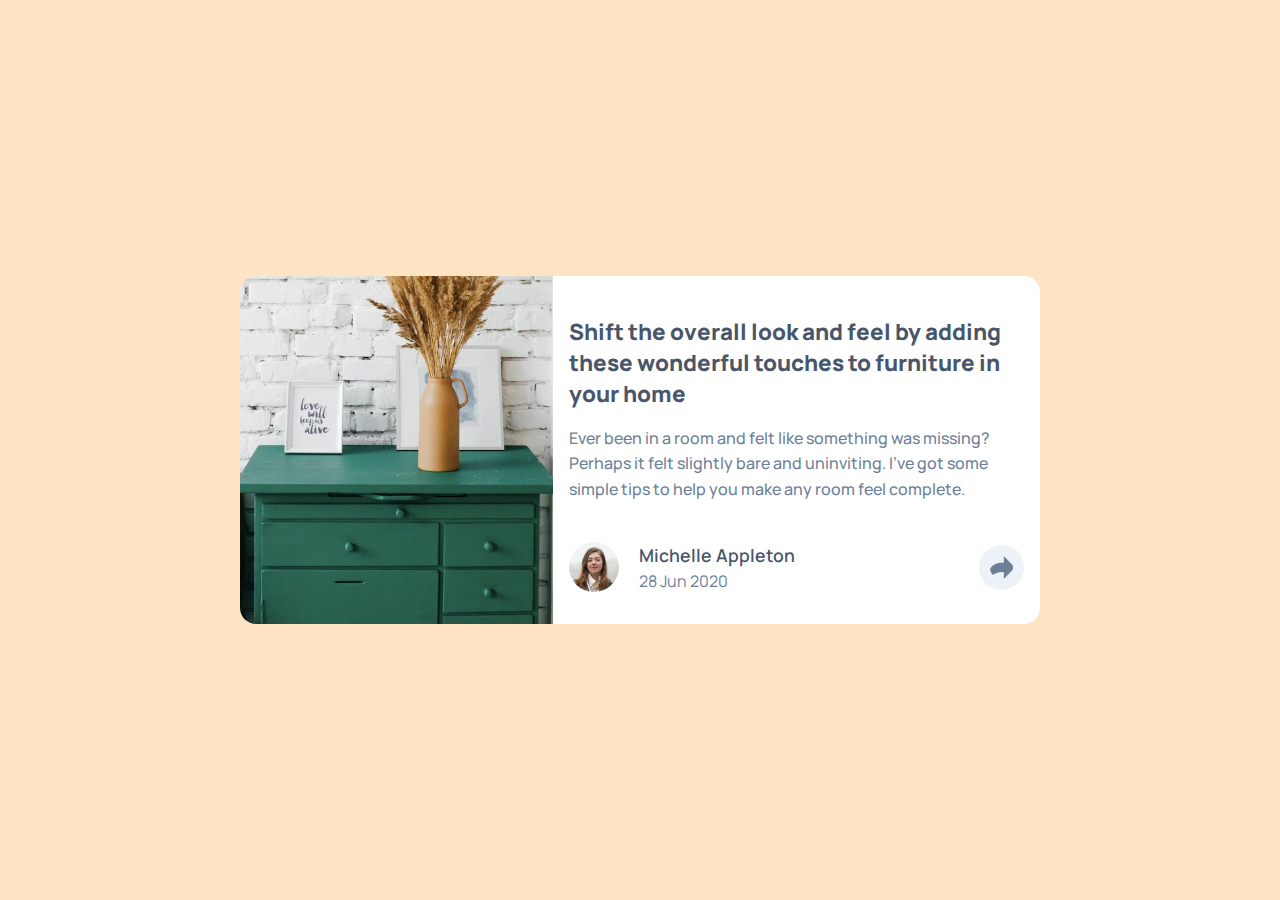
<file: article-preview/index.html>
<!DOCTYPE html>
<html lang="en">

<head>
  <meta charset="UTF-8">
  <meta name="viewport" content="width=device-width, initial-scale=1.0">

  <link href="https://fonts.googleapis.com/css2?family=Manrope:wght@400;500;600;700&display=swap" rel="stylesheet">
  <link rel="icon" type="image/png" sizes="32x32" href="./images/favicon-32x32.png">
  <link rel="stylesheet" href="style.css">

  <title>Article preview component</title>

</head>

<body>
  <div class="container">
    <div class="card">
      <!-- Image -->
      <div class="img">
        <img src="./images/drawers.jpg" alt="drawers">
      </div>

      <!-- Content -->
      <div class="content">
        <div class="inner-text">
          <!-- card Content -->
          <h1>Shift the overall look and feel by adding these wonderful touches to furniture in your home</h1>
          <p>Ever been in a room and felt like something was missing?
            Perhaps it felt slightly bare and uninviting. I've got some
            simple tips to help you make any room feel complete.
          </p>

          <!-- Profile Section -->
          <div class="profile">
            <div class="profile-content">
              <!-- Profile Image -->
              <img src="./images/avatar-michelle.jpg" alt="avatar-michelle">
              <!-- Profile info -->
              <div class="info">
                <h3>Michelle Appleton</h3>
                <span>28 Jun 2020</span>
              </div>
            </div>

            <!-- Share Button -->
            <button class="share-icon">
              <img src="./images/icon-share.svg" alt="icon-share">
            </button>
          </div>

        </div>

        <!-- Outsider - share links list -->
         <div class="social-links">
          <div class="d-flex">
            <span>share</span>
            
            <div class="links">
              <li><img src="./images/icon-facebook.svg" alt="facebook icon"></li>
              <li><img src="./images/icon-pinterest.svg" alt="pinterest icon"></li>
              <li><img src="./images/icon-twitter.svg" alt="twitter icon"></li>
            </div>
          </div>
          <div class="arrow"></div>
         </div>
      </div>
    </div>
  </div>
  <!-- <div class="card">
    <div class="card-img">
      <img src="./images/drawers.jpg" alt="drawers" width="285" height="282">
    </div>

    <div class="card-content">
      <h2>Shift the overall look and feel by adding these wonderful touches to furniture in your home</h2>
      <p>
        Ever been in a room and felt like something was missing?
        Perhaps it felt slightly bare and uninviting. I've got some
        simple tips to help you make any room feel complete.
      </p>
      <div class="author">
        <div class="author-container">
          <img src="./images/avatar-michelle.jpg" alt="Michelle Appleton" width="35" height="35" class="rounded">
          <div class="author-info">
            <h4>Michelle Appleton</h4>
            <p>28 Jun 2020</p>
          </div>
        </div>
        <div class="share-container">
          <button class="share-btn" id="share-btn">
            <i class="fa-solid fa-share"></i>
          </button>
          <div class="tooltiptext">
            <span>share</span>
            <i class="fa-brands fa-square-facebook"></i>
            <i class="fa-brands fa-twitter"></i>
            <i class="fa-brands fa-pinterest"></i>
            <div class="arrow"></div>
          </div>
        </div>
      </div>
    </div>
  </div> -->

  <script>
    const btn = document.querySelector('.share-icon')
    const socialLinks = document.querySelector('.social-links')

    btn.addEventListener('click', () => {
      socialLinks.classList.toggle('active')

      if(btn.classList.contains('share-icon-active')){
        btn.classList.remove('share-icon-active', 'share-img-active')
      } else {
        btn.classList.add('share-icon-active', 'share-img-active')
      }
    })
  </script>
</body>

</html>
</file>
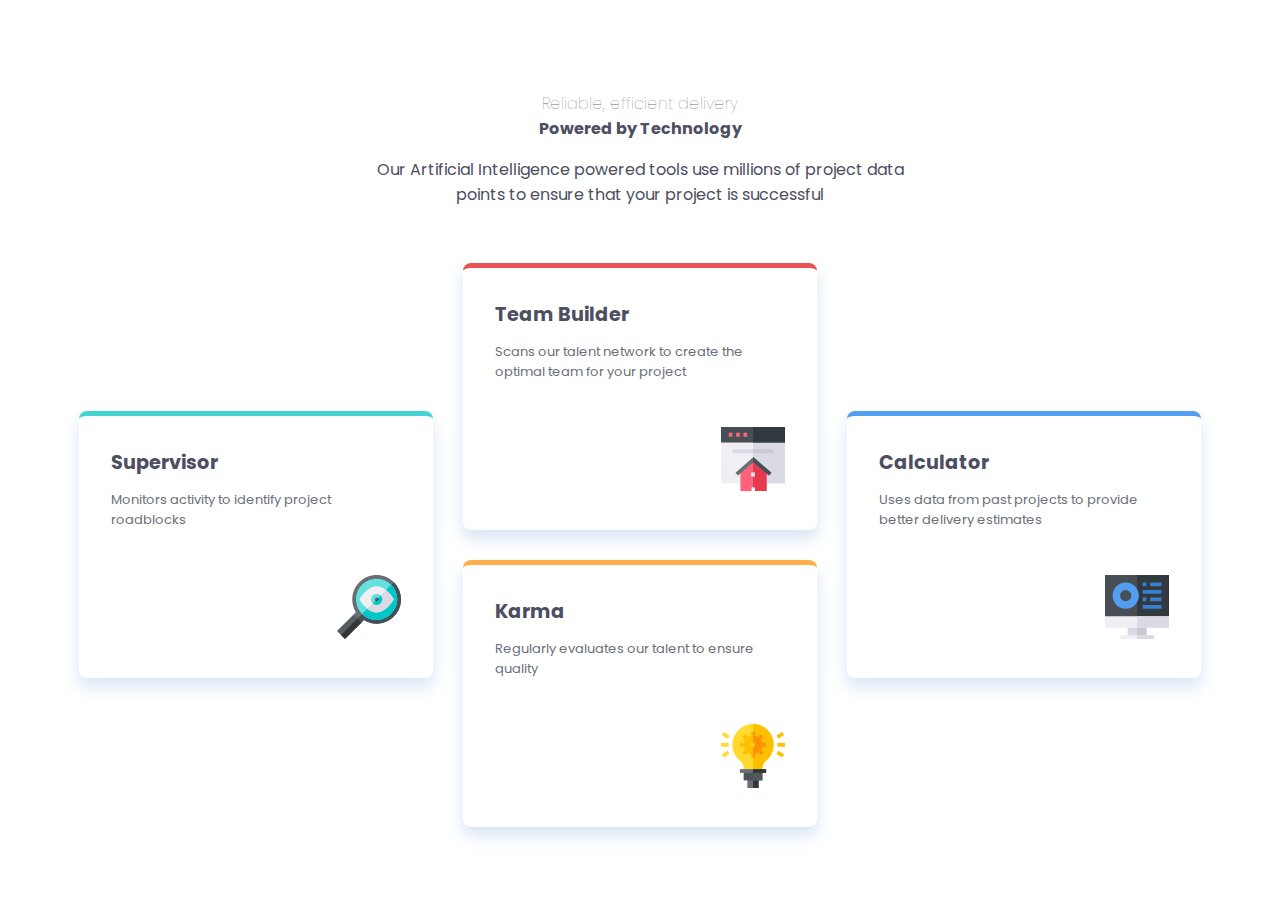
<file: card-feature/index.html>
<!DOCTYPE html>
<html lang="en">

<head>
  <meta charset="UTF-8">
  <meta name="viewport" content="width=device-width, initial-scale=1.0">

  <link rel="icon" type="image/png" sizes="32x32" href="./images/favicon-32x32.png">

  <link href="https://fonts.googleapis.com/css2?family=Poppins:wght@200;400;600&display=swap" rel="stylesheet">

  <link rel="stylesheet" href="style.css">
  <title>Four card feature section</title>

</head>

<body>
  <main  class="container">

    <div class="intro">
      <h1 class="intro-title">
        <span>Reliable, efficient delivery</span>
        Powered by Technology
      </h1>
      <p>
        Our Artificial Intelligence powered tools use millions of project data points
        to ensure that your project is successful
      </p>
    </div>

    <div class="grid-cards-container">
      <!--  card 1 -->
      <div class="card cyan-card">
        <div class="card-title">Supervisor</div>
        <p>
          Monitors activity to identify project roadblocks
        </p>
        <div class="end">
          <img src="./images/icon-supervisor.svg" alt="supervisor icon">
        </div>
      </div>

      <!--  card 2 -->
      <div class="card red-card">
        <div class="card-title">Team Builder</div>
        <p>
          Scans our talent network to create the optimal team for your project
        </p>
        <div class="end">
          <img src="./images/icon-team-builder.svg" alt="team icon">
        </div>
      </div>

      <!--  card 3 -->
      <div class="card orange-card">
        <div class="card-title">Karma</div>
        <p>
          Regularly evaluates our talent to ensure quality
        </p>
        <div class="end">
          <img src="./images/icon-karma.svg" alt="karma icon">
        </div>
      </div>

      <!--  card 4 -->
      <div class="card blue-card">
        <div class="card-title">Calculator</div>
        <p>
          Uses data from past projects to provide better delivery estimates
        </p>
        <div class="end">
          <img src="./images/icon-calculator.svg" alt="calculator icon">
        </div>
      </div>

    </div>
  </main >

</body>

</html>
</file>
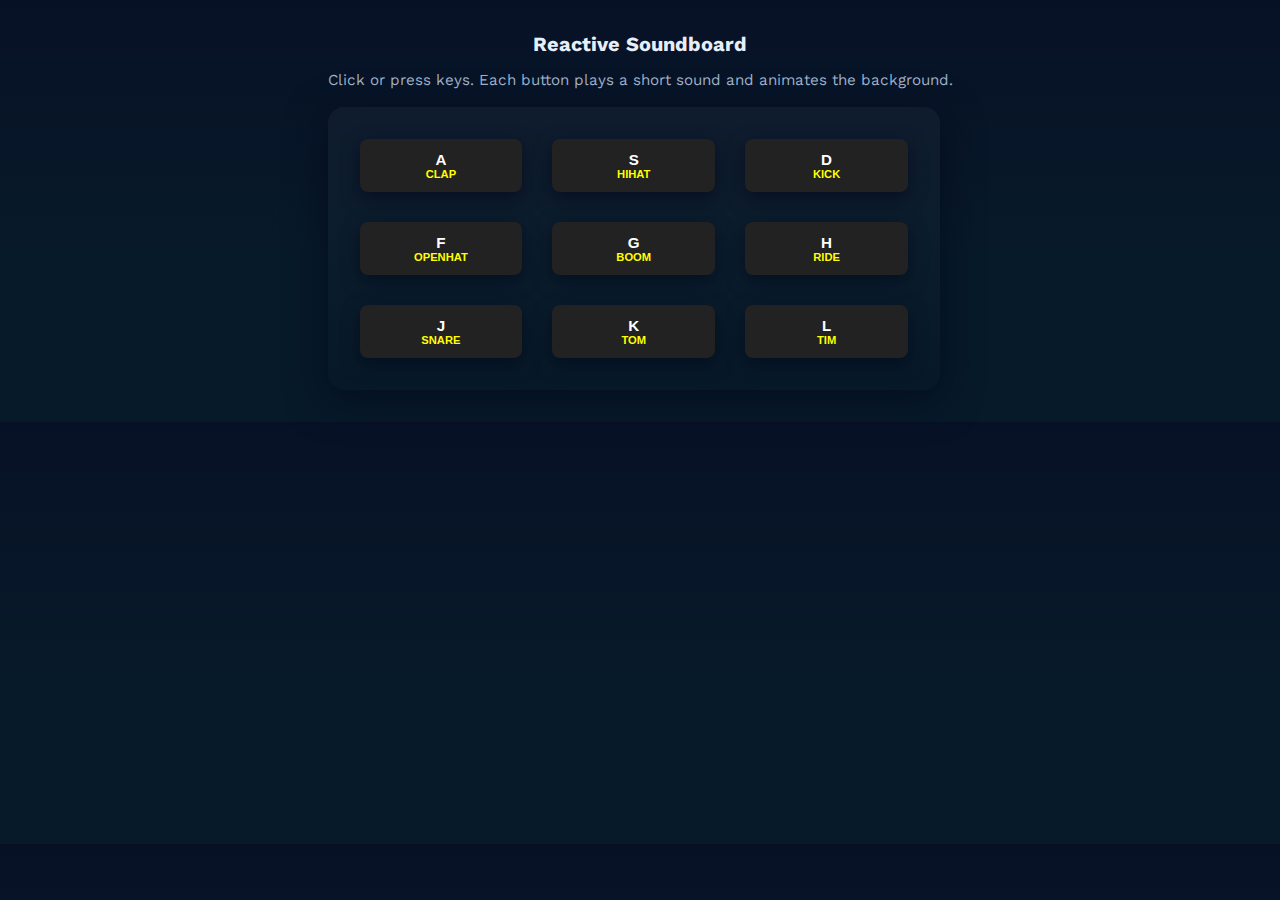
<file: drum-kit/index.html>
<!DOCTYPE html>
<html lang="en">

<head>
    <meta charset="UTF-8">
    <meta name="viewport" content="width=device-width, initial-scale=1.0">
    <title>DrumKit</title>
    <link href="https://fonts.googleapis.com/css2?family=Work+Sans:wght@400;600;700&display=swap" rel="stylesheet">
    <link rel="stylesheet" href="style.css">
    <script defer src="./code.js"></script>
</head>

<body>
    <main>
        <header>
            <h1>Reactive Soundboard</h1>
            <p class="subtitle">
                Click or press keys. Each button plays a short sound and animates the background.
            </p>
        </header>

        <section>
            <div class="card grid" id="key-list">
                <button class="key" data-key="A" data-emoji="👏">A<span class="key-info">clap</span></button>
                <button class="key" data-key="S" data-emoji="📀">S<span class="key-info">hihat</span></button>
                <button class="key" data-key="D" data-emoji="🥁">D<span class="key-info">kick</span></button>
                <button class="key" data-key="F" data-emoji="💿">F<span class="key-info">openhat</span></button>
                <button class="key" data-key="G" data-emoji="💥">G<span class="key-info">boom</span></button>
                <button class="key" data-key="H" data-emoji="🔥">H<span class="key-info">ride</span></button>
                <button class="key" data-key="J" data-emoji="🥁">J<span class="key-info">snare</span></button>
                <button class="key" data-key="K" data-emoji="🥢">K<span class="key-info">tom</span></button>
                <button class="key" data-key="L" data-emoji="🤘">L<span class="key-info">tim</span></button>
            </div>
        </section>

        <audio preload="auto" src="./assets/sounds/boom.wav" data-key="A"></audio>
        <audio preload="auto" src="./assets/sounds/clap.wav" data-key="S"></audio>
        <audio preload="auto" src="./assets/sounds/hihat.wav" data-key="F"></audio>
        <audio preload="auto" src="./assets/sounds/openhat.wav" data-key="G"></audio>
        <audio preload="auto" src="./assets/sounds/ride.wav" data-key="H"></audio>
        <audio preload="auto" src="./assets/sounds/snare.wav" data-key="J"></audio>
        <audio preload="auto" src="./assets/sounds/tink.wav" data-key="K"></audio>
        <audio preload="auto" src="./assets/sounds/tom.wav" data-key="L"></audio>
        <audio preload="auto" src="./assets/sounds/kick.wav" data-key="D"></audio>
    </main>
</body>

</html>
</file>
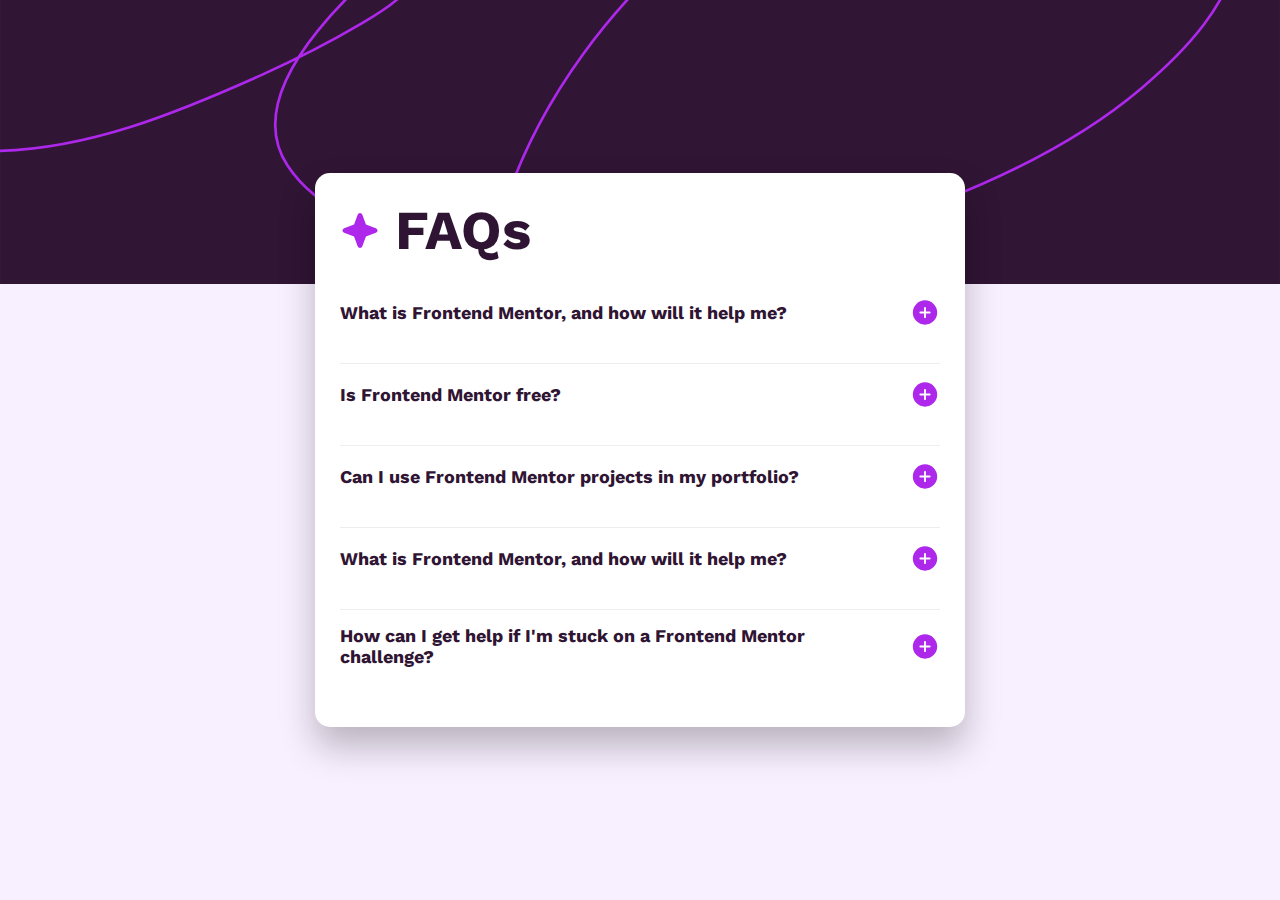
<file: faq-accordion/index.html>
<!DOCTYPE html>
<html lang="en">

<head>
  <meta charset="UTF-8">
  <meta name="viewport" content="width=device-width, initial-scale=1.0">

  <link href="https://fonts.googleapis.com/css2?family=Work+Sans:wght@400;600;700&display=swap" rel="stylesheet">
  <link rel="stylesheet" href="style.css">

  <link rel="icon" type="image/png" sizes="32x32" href="./assets/images/favicon-32x32.png">

  <title>FAQ accordion</title>
</head>

<body>

  <img class="background-img" src="./assets/images/background-pattern-desktop.svg" alt="background pattern" aria-hidden="true">
  <div class="card">

    <div class="faq-header">
      <img src="./assets/images/icon-star.svg" alt="star icon" aria-hidden="true">
      <h1>FAQs</h1>
    </div>

    <div class="faq-item">
      <div class="faq-question">
        <h4>What is Frontend Mentor, and how will it help me?</h4>
        <img class="icon" src="./assets/images/icon-plus.svg" alt="plus icon">
      </div>

      <p class="faq-answer" hidden>
        Frontend Mentor offers realistic coding challenges to help developers improve their
        frontend coding skills with projects in HTML, CSS, and JavaScript. It's suitable for
        all levels and ideal for portfolio building.
      </p>
    </div>

    <div class="faq-item">
      <div class="faq-question">
        <h4>Is Frontend Mentor free?</h4>

        <img class="icon" src="./assets/images/icon-plus.svg" alt="plus icon">
      </div>

      <p class="faq-answer">
        Yes, Frontend Mentor offers both free and premium coding challenges, with the free
        option providing access to a range of projects suitable for all skill levels.
      </p>

    </div>

    <div class="faq-item">
      <div class="faq-question">
        <h4>Can I use Frontend Mentor projects in my portfolio?</h4>

        <img class="icon" src="./assets/images/icon-plus.svg" alt="plus icon">
      </div>

      <p class="faq-answer">
        Yes, you can use projects completed on Frontend Mentor in your portfolio. It's an excellent
        way to showcase your skills to potential employers!
      </p>

    </div>

    <div class="faq-item">
      <div class="faq-question">
        <h4>What is Frontend Mentor, and how will it help me?
        </h4>
        <img class="icon" src="./assets/images/icon-plus.svg" alt="plus icon">
      </div>

      <p class="faq-answer">
        Frontend Mentor offers realistic coding challenges to help developers improve their
        frontend coding skills with projects in HTML, CSS, and JavaScript. It's suitable for
        all levels and ideal for portfolio building.
      </p>

    </div>

    <div class="faq-item">
      <div class="faq-question">
        <h4>How can I get help if I'm stuck on a Frontend Mentor challenge?
        </h4>
        <img class="icon" src="./assets/images/icon-plus.svg" alt="plus icon">
      </div>

      <p class="faq-answer">
        The best place to get help is inside Frontend Mentor's Discord community. There's a help
        channel where you can ask questions and seek support from other community members.
      </p>

    </div>

  </div>

  <script>
    const items = document.querySelectorAll('.faq-item')

    items.forEach(item => {
      item.querySelector('.faq-question').addEventListener('click', () => {
        if (!item.classList.contains("active")) {
          items.forEach(i => i.classList.remove("active"));
        }
        item.classList.toggle("active");
      })
    })
  </script>
</body>

</html>
</file>
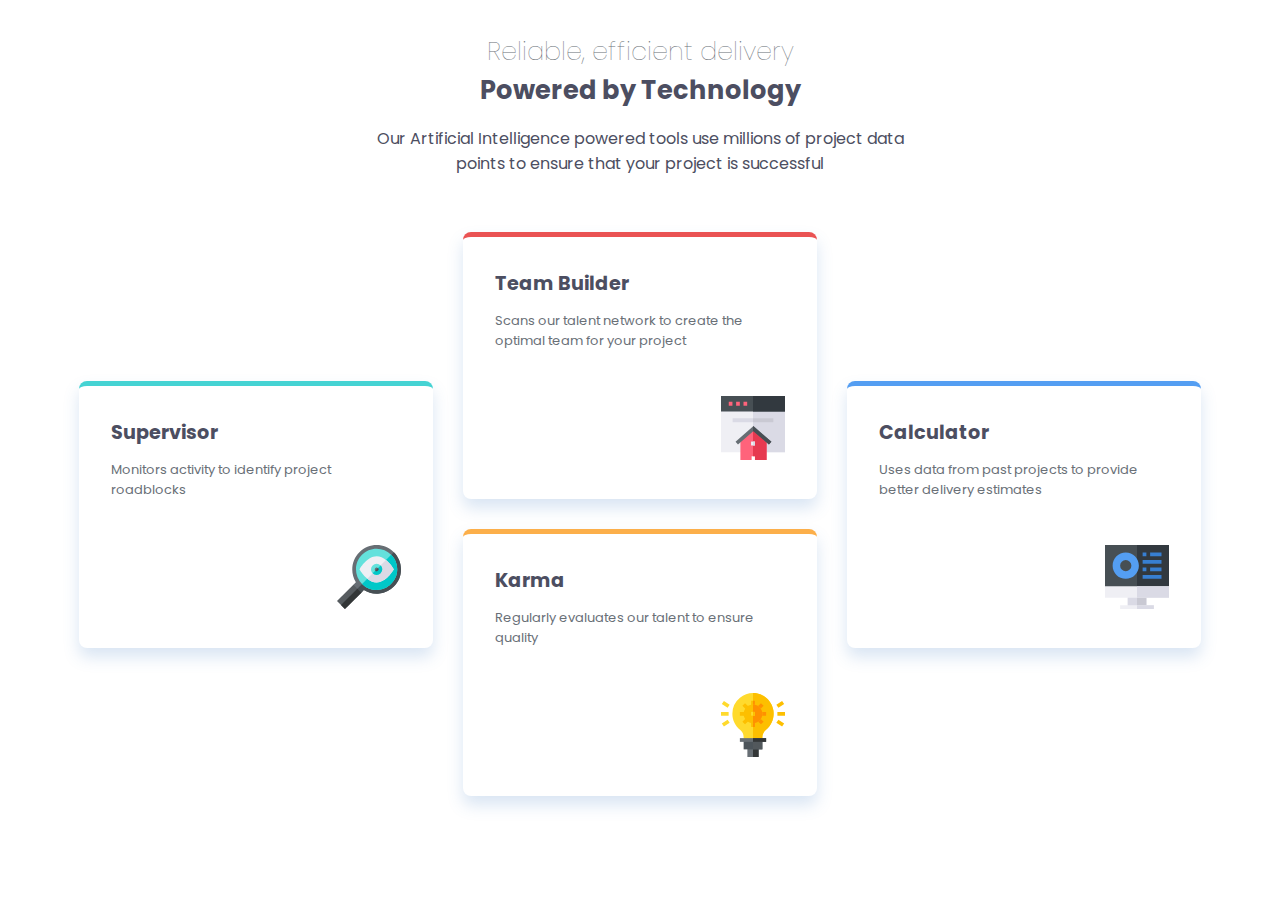
<file: four-card-feature-section-master/index.html>
<!DOCTYPE html>
<html lang="en">

<head>
  <meta charset="UTF-8">
  <meta name="viewport" content="width=device-width, initial-scale=1.0">

  <link rel="icon" type="image/png" sizes="32x32" href="./images/favicon-32x32.png">

  <link href="https://fonts.googleapis.com/css2?family=Poppins:wght@200;400;600&display=swap" rel="stylesheet">

  <link rel="stylesheet" href="style.css">
  <title>Four card feature section</title>

</head>

<body>
  <div class="container">

    <div class="intro">
      <div class="intro-title">
        <span>Reliable, efficient delivery</span>
        Powered by Technology
      </div>
      <p>
        Our Artificial Intelligence powered tools use millions of project data points
        to ensure that your project is successful
      </p>
    </div>

    <div class="grid-cards-container">
      <!--  card 1 -->
      <div class="card cyan-card">
        <div class="card-title">Supervisor</div>
        <p>
          Monitors activity to identify project roadblocks
        </p>
        <div class="end">
          <img src="./images/icon-supervisor.svg" alt="supervisor icon">
        </div>
      </div>

      <!--  card 2 -->
      <div class="card red-card">
        <div class="card-title">Team Builder</div>
        <p>
          Scans our talent network to create the optimal team for your project
        </p>
        <div class="end">
          <img src="./images/icon-team-builder.svg" alt="team icon">
        </div>
      </div>

      <!--  card 3 -->
      <div class="card orange-card">
        <div class="card-title">Karma</div>
        <p>
          Regularly evaluates our talent to ensure quality
        </p>
        <div class="end">
          <img src="./images/icon-karma.svg" alt="karma icon">
        </div>
      </div>

      <!--  card 4 -->
      <div class="card blue-card">
        <div class="card-title">Calculator</div>
        <p>
          Uses data from past projects to provide better delivery estimates
        </p>
        <div class="end">
          <img src="./images/icon-calculator.svg" alt="calculator icon">
        </div>
      </div>

    </div>
  </div>

</body>

</html>
</file>
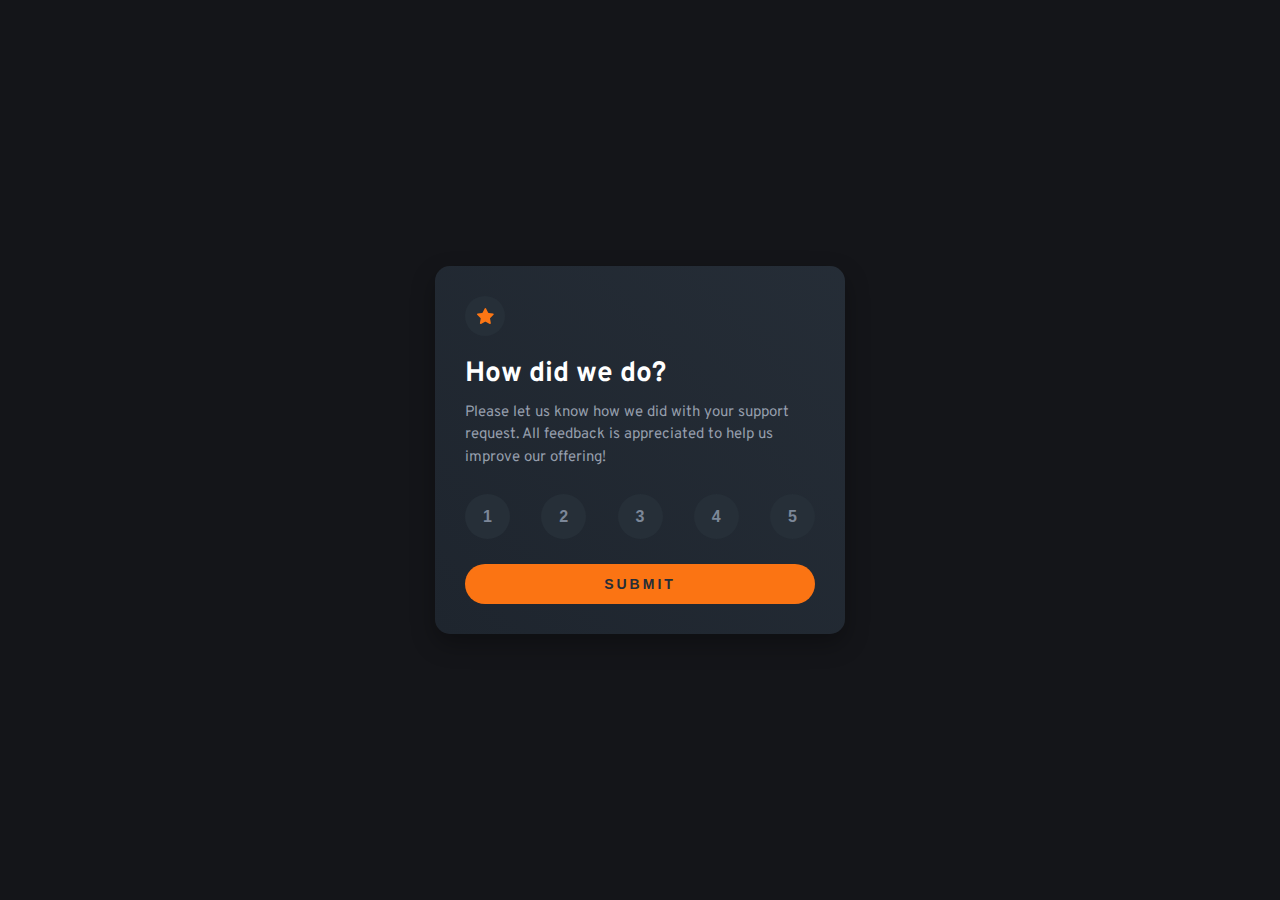
<file: interactive-rating/index.html>
<!DOCTYPE html>
<html lang="en">

<head>
  <meta charset="UTF-8">
  <meta name="viewport" content="width=device-width, initial-scale=1.0">

  <link rel="icon" type="image/png" sizes="32x32" href="./images/favicon-32x32.png">
  <link rel="stylesheet" href="style.css">

  <link href="https://fonts.googleapis.com/css2?family=Overpass:wght@400;700&display=swap" rel="stylesheet">

  <title>Interactive rating component</title>

</head>

<body>

  <main>
    <!-- Rating state start -->
    <section id="rating-card" class="card">
      <div class="star-icon">
        <img src="./images/icon-star.svg" alt="star icon">
      </div>

      <h1>How did we do?</h1>
      <p>Please let us know how we did with your support request.
        All feedback is appreciated
        to help us improve our offering!
      </p>

      <div class="btn-list">
        <button class="rating-btn">1</button>
        <button class="rating-btn">2</button>
        <button class="rating-btn">3</button>
        <button class="rating-btn">4</button>
        <button class="rating-btn">5</button>
      </div>

      <button type="submit" class="submit-btn">submit</button>
    </section>
    <!-- Rating state end -->

    <!-- Thank you state start -->
    <section id="thank-card" class="card hidden">
      <div class="thank-img">
      <img src="./images/illustration-thank-you.svg" alt="thank you illustration">

      </div>

      <div class="show-rate">
      </div>

      <h1>Thank you!</h1>
      <p>We appreciate you taking the time to give a rating. If you ever need more support,
        don’t hesitate to get in touch!</p>
    </section>
    <!-- Thank you state end -->

  </main>

  <script>
    let submitBtn = document.querySelector('.submit-btn')
      , rattingCard = document.getElementById('rating-card')
      , thankCard = document.getElementById('thank-card')
      , showRate = document.querySelector('.show-rate')
      , btns = document.querySelectorAll('.rating-btn') // nodlist
      , rate = null;

    btns.forEach(btn => {
      btn.addEventListener('click', () => {
        // clear rest
        btns.forEach(b => b.classList.remove('active'));

        // active
        rate = btn.textContent;

        btn.classList.add('active')
      })
    });
    console.log(rate)

    submitBtn.addEventListener('click', () => {
      if (!rate) {
        alert('Please select a rating first!');
        return;
      }

      rattingCard.classList.add('hidden');
      thankCard.classList.remove('hidden');

      let spanEle = document.createElement('span');
      spanEle.textContent = `You selected ${rate} out of 5`;
      showRate.appendChild(spanEle)

      console.log('Submitted rate:', rate);
    })
  </script>
</body>

</html>
</file>
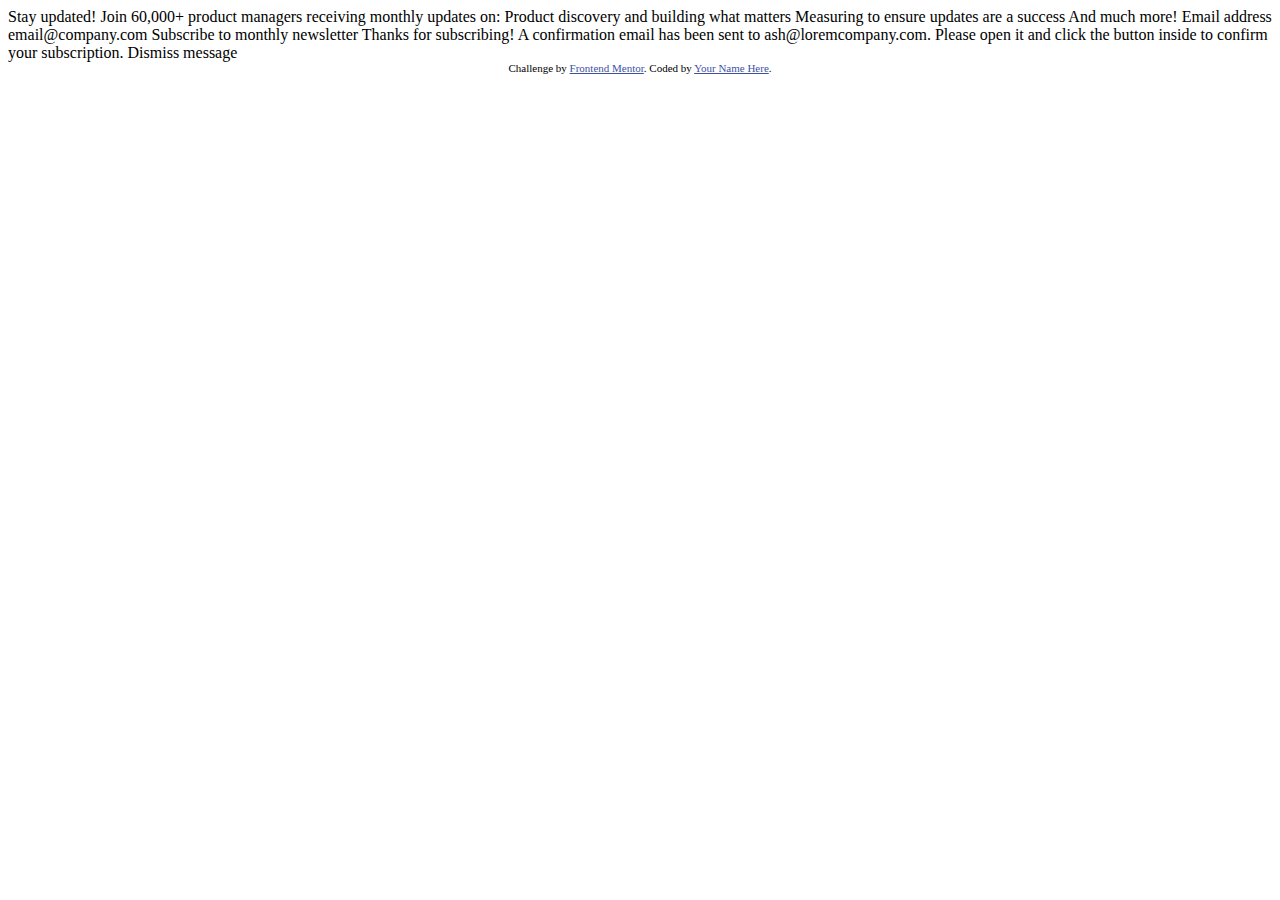
<file: newsletter-sign-up/index.html>
<!DOCTYPE html>
<html lang="en">
<head>
  <meta charset="UTF-8">
  <meta name="viewport" content="width=device-width, initial-scale=1.0"> <!-- displays site properly based on user's device -->

  <link rel="icon" type="image/png" sizes="32x32" href="./assets/images/favicon-32x32.png">
  
  <title>Frontend Mentor | Newsletter sign-up form with success message</title>

  <!-- Feel free to remove these styles or customise in your own stylesheet 👍 -->
  <style>
    .attribution { font-size: 11px; text-align: center; }
    .attribution a { color: hsl(228, 45%, 44%); }
  </style>
</head>
<body>

  <!-- Sign-up form start -->

  Stay updated!

  Join 60,000+ product managers receiving monthly updates on:

  Product discovery and building what matters
  Measuring to ensure updates are a success
  And much more!

  Email address
  email@company.com

  Subscribe to monthly newsletter

  <!-- Sign-up form end -->

  <!-- Success message start -->

  Thanks for subscribing!

  A confirmation email has been sent to ash@loremcompany.com. 
  Please open it and click the button inside to confirm your subscription.

  Dismiss message

  <!-- Success message end -->
  
  <div class="attribution">
    Challenge by <a href="https://www.frontendmentor.io?ref=challenge" target="_blank">Frontend Mentor</a>. 
    Coded by <a href="#">Your Name Here</a>.
  </div>
</body>
</html>
</file>
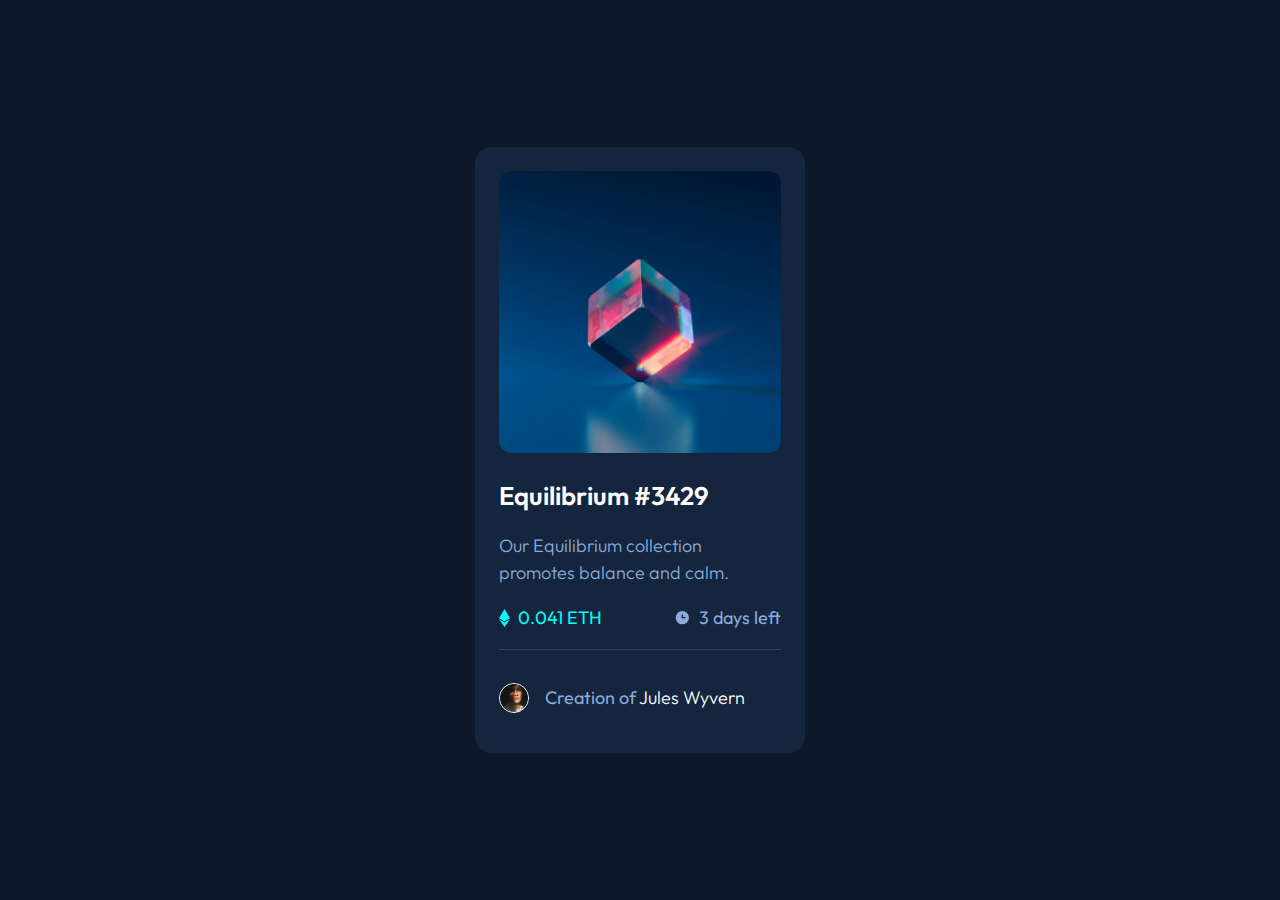
<file: nft-card/index.html>
<!DOCTYPE html>
<html lang="en">

<head>
  <meta charset="UTF-8">
  <meta name="viewport" content="width=device-width, initial-scale=1.0">
  <!-- displays site properly based on user's device -->

  <link
    href="https://fonts.googleapis.com/css2?family=Outfit:wght@100..900&family=Overpass:ital,wght@0,100..900;1,100..900&display=swap"
    rel="stylesheet">
  <link rel="icon" type="image/png" sizes="32x32" href="./images/favicon-32x32.png">
  <link rel="stylesheet" href="style.css">

  <title>NFT preview card component</title>
</head>

<body>
  <main>
    <div class="card">
      <div class="card__img">
        <img src="./images/image-equilibrium.jpg" alt="">
      </div>

      <div class="card__content">
        <h1>Equilibrium #3429</h1>
        <p>Our Equilibrium collection promotes balance and calm.</p>
        <div class="card__cost">
          <p>
            <img src="./images/icon-ethereum.svg" alt="">
            0.041 ETH
          </p>
          <span>
            <img src="./images/icon-clock.svg" alt="">
            3 days left
          </span>
        </div>
        <div class="card__author">
          <img src="./images/image-avatar.png" alt="">
          <p><span>Creation of</span> Jules Wyvern</p>
        </div>
      </div>
    </div>
  </main>
</body>

</html>
</file>
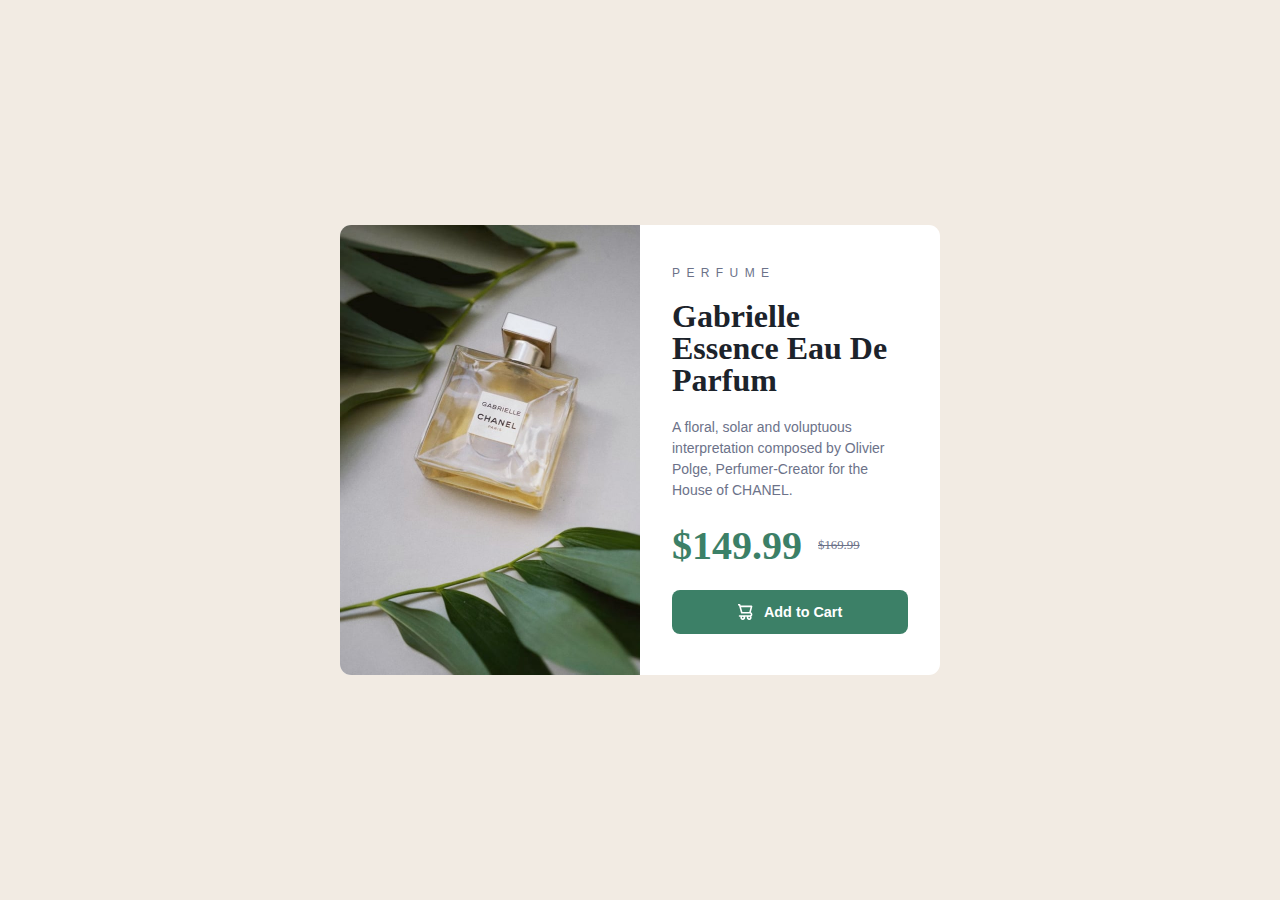
<file: product-preview/index.html>
<!DOCTYPE html>
<html lang="en">

<head>
  <meta charset="UTF-8">
  <meta name="viewport" content="width=device-width, initial-scale=1.0">

  <link rel="icon" type="image/png" sizes="32x32" href="./images/favicon-32x32.png">
  <link rel="stylesheet" href="https://fonts.google.com/specimen/Montserrat">
  <link rel="stylesheet" href="https://fonts.google.com/specimen/Fraunces">

  <link rel="stylesheet" href="style.css">
  <title>Product preview card component</title>

</head>

<body>
  <div class="container">
    <div class="card">
      <!-- Img -->
      <div class="product-img">
        <img src="./images/image-product-mobile.jpg" alt="mobile product" class="mobile-img">
        <img src="./images/image-product-desktop.jpg" alt="desktop product" class="desktop-img">
      </div>

      <div class="product-info">
        <!-- info -->
        <span class="product-type">Perfume</span>
        <h1>Gabrielle Essence Eau De Parfum</h1>
        <p> A floral, solar and voluptuous interpretation composed by Olivier Polge,
          Perfumer-Creator for the House of CHANEL.
        </p>


        <!-- price -->
        <h3>
          $149.99
          <span class="discount">$169.99</span>
        </h3>


        <!-- add to cart btn -->
        <button>
          <img src="./images/icon-cart.svg" alt="cart icon">
          Add to Cart
        </button>
      </div>
    </div>
  </div>
</body>

</html>
</file>
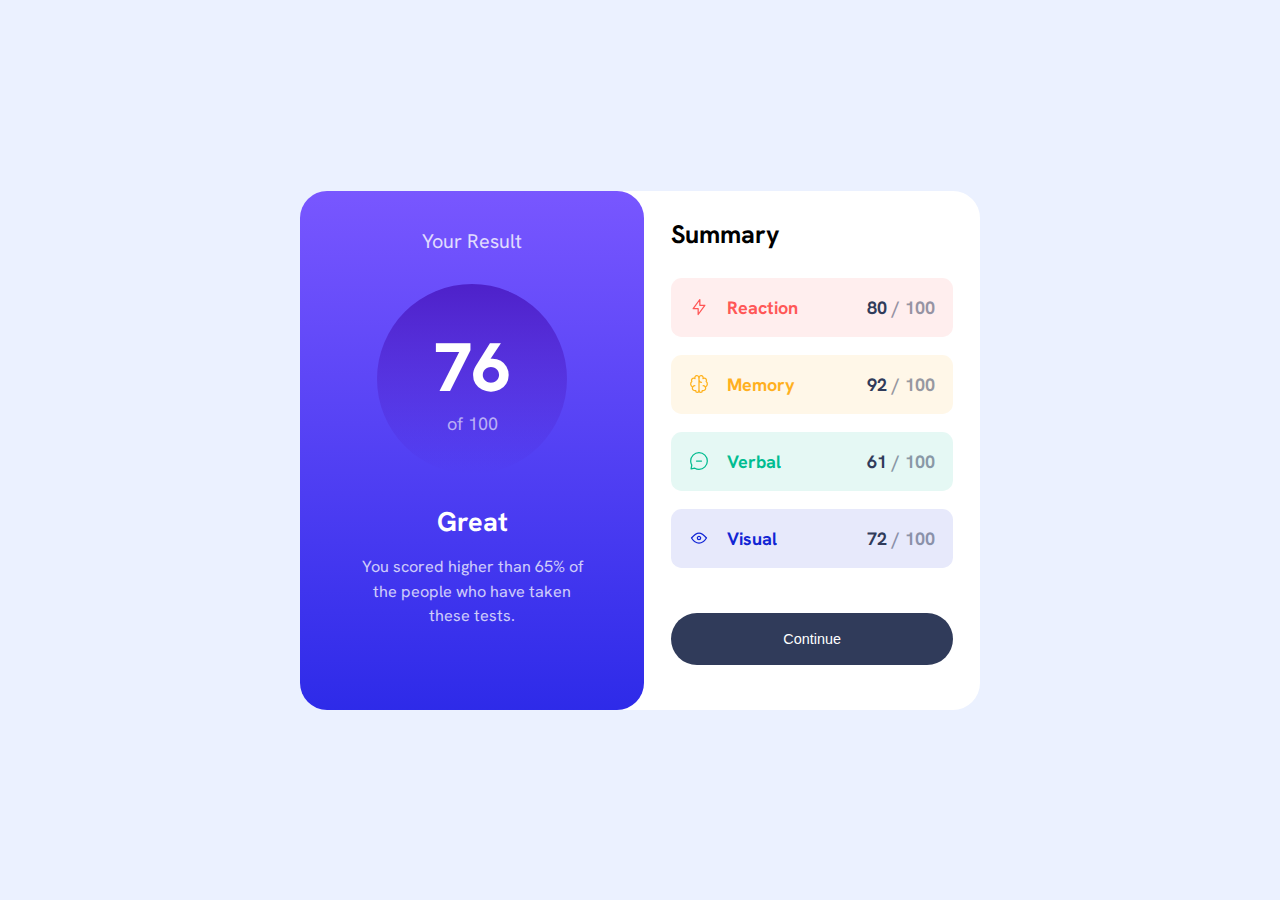
<file: results-summary/index.html>
<!DOCTYPE html>
<html lang="en">

<head>
  <meta charset="UTF-8">
  <meta name="viewport" content="width=device-width, initial-scale=1.0">
  <link rel="preconnect" href="https://fonts.googleapis.com">
  <link rel="preconnect" href="https://fonts.gstatic.com" crossorigin>
  <link href="https://fonts.googleapis.com/css2?family=Hanken+Grotesk:ital,wght@0,100..900;1,100..900&display=swap"
    rel="stylesheet">
  <link rel="icon" type="image/png" sizes="32x32" href="./assets/images/favicon-32x32.png">
  <link rel="stylesheet" href="./scss/style.css">
  <title>Results summary component</title>

</head>

<body>

  <section class="grade">
    <div class="grade__card">

      <div class="result">
        <p class="result__title">Your Result</p>

        <div class="circle">
          <span class="main-score">76</span>
          <span class="total">of 100</span>
        </div>

        <h2>Great</h2>
        <p class="result__text">
          You scored higher than 65% of the people who have taken these tests.
        </p>
      </div>

      <div class="summary">
        <h3>Summary</h3>

        <ul class="summary__items">
        </ul>
        <button>Continue</button>
      </div>
    </div>
  </section>


  <script>
    let dataArr = []

    fetch('data.json')
      .then(res => res.json())
      .then(data => {
        dataArr = data
        displayData()
      })
    const container = document.querySelector('ul.summary__items')
    function displayData() {
      dataArr.forEach(el => {

        const cardEle = document.createElement('li')
        cardEle.className = `item ${el.category.toLowerCase()}`;
        cardEle.innerHTML =
          `
            <div class="title">
              <img src="${el.icon}" alt="${el.category}">
              <p>${el.category}</p>
            </div>
            <p class="score">${el.score} <span>/ 100</span></p>
        `

        container.appendChild(cardEle)
      })
    }
  </script>
</body>

</html>
</file>
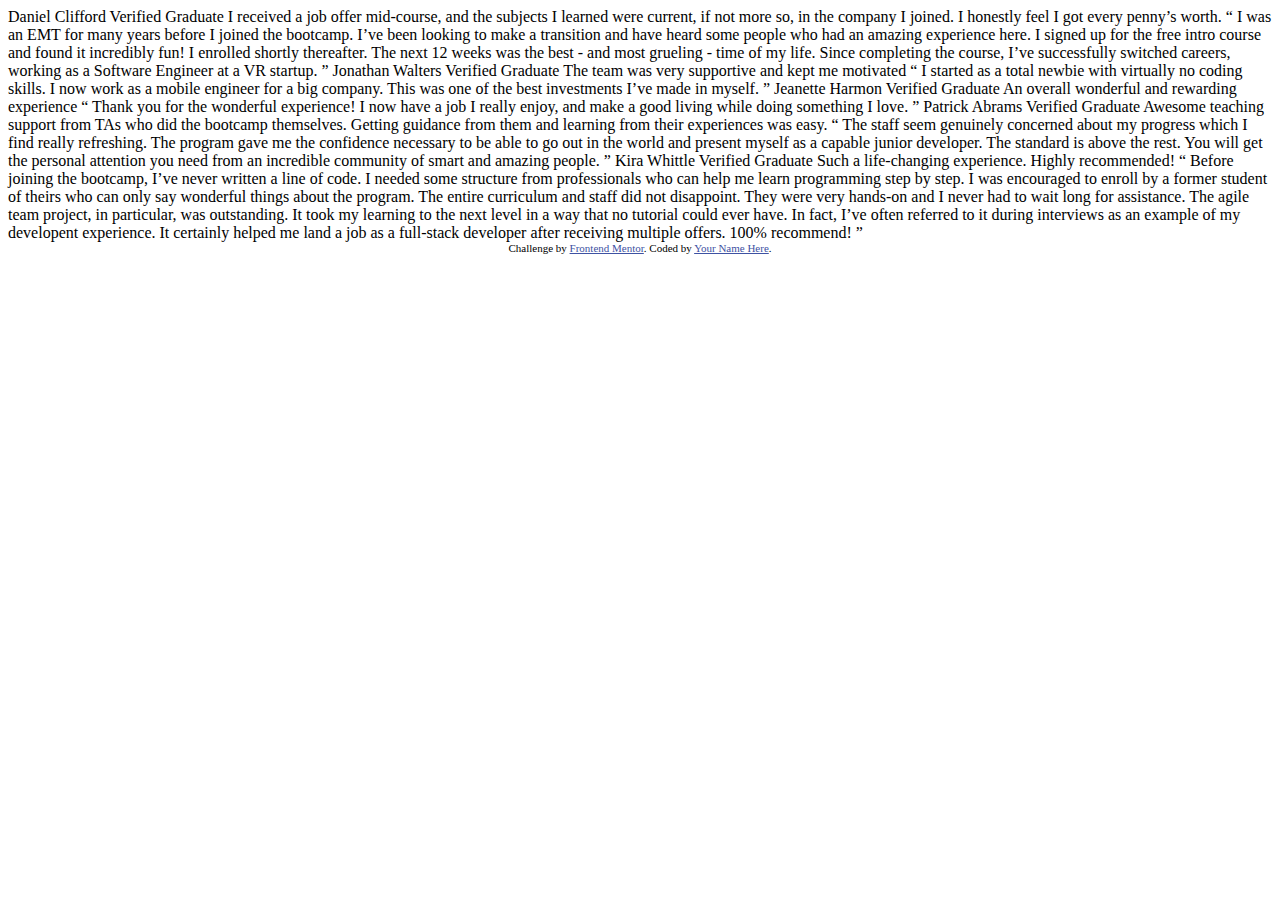
<file: testimonials-grid/index.html>
<!DOCTYPE html>
<html lang="en">
<head>
  <meta charset="UTF-8">
  <meta name="viewport" content="width=device-width, initial-scale=1.0"> <!-- displays site properly based on user's device -->

  <link rel="icon" type="image/png" sizes="32x32" href="./images/favicon-32x32.png">
  
  <title>Frontend Mentor | [Challenge Name Here]</title>

  <!-- Feel free to remove these styles or customise in your own stylesheet 👍 -->
  <style>
    .attribution { font-size: 11px; text-align: center; }
    .attribution a { color: hsl(228, 45%, 44%); }
  </style>
</head>
<body>
  Daniel Clifford
  Verified Graduate

  I received a job offer mid-course, and the subjects I learned were current, if not more so, 
  in the company I joined. I honestly feel I got every penny’s worth.

  “ I was an EMT for many years before I joined the bootcamp. I’ve been looking to make a 
  transition and have heard some people who had an amazing experience here. I signed up 
  for the free intro course and found it incredibly fun! I enrolled shortly thereafter. 
  The next 12 weeks was the best - and most grueling - time of my life. Since completing 
  the course, I’ve successfully switched careers, working as a Software Engineer at a VR startup. ”

  Jonathan Walters
  Verified Graduate

  The team was very supportive and kept me motivated

  “ I started as a total newbie with virtually no coding skills. I now work as a mobile engineer 
  for a big company. This was one of the best investments I’ve made in myself. ”

  Jeanette Harmon
  Verified Graduate

  An overall wonderful and rewarding experience

  “ Thank you for the wonderful experience! I now have a job I really enjoy, and make a good living 
  while doing something I love. ”

  Patrick Abrams
  Verified Graduate

  Awesome teaching support from TAs who did the bootcamp themselves. Getting guidance from them and 
  learning from their experiences was easy.

  “ The staff seem genuinely concerned about my progress which I find really refreshing. The program 
  gave me the confidence necessary to be able to go out in the world and present myself as a capable 
  junior developer. The standard is above the rest. You will get the personal attention you need from 
  an incredible community of smart and amazing people. ”

  Kira Whittle
  Verified Graduate

  Such a life-changing experience. Highly recommended!

  “ Before joining the bootcamp, I’ve never written a line of code. I needed some structure from 
  professionals who can help me learn programming step by step. I was encouraged to enroll by a former 
  student of theirs who can only say wonderful things about the program. The entire curriculum and staff 
  did not disappoint. They were very hands-on and I never had to wait long for assistance. The agile team 
  project, in particular, was outstanding. It took my learning to the next level in a way that no tutorial 
  could ever have. In fact, I’ve often referred to it during interviews as an example of my developent 
  experience. It certainly helped me land a job as a full-stack developer after receiving multiple offers. 
  100% recommend! ”
  
  <div class="attribution">
    Challenge by <a href="https://www.frontendmentor.io?ref=challenge" target="_blank">Frontend Mentor</a>. 
    Coded by <a href="#">Your Name Here</a>.
  </div>
</body>
</html>
</file>
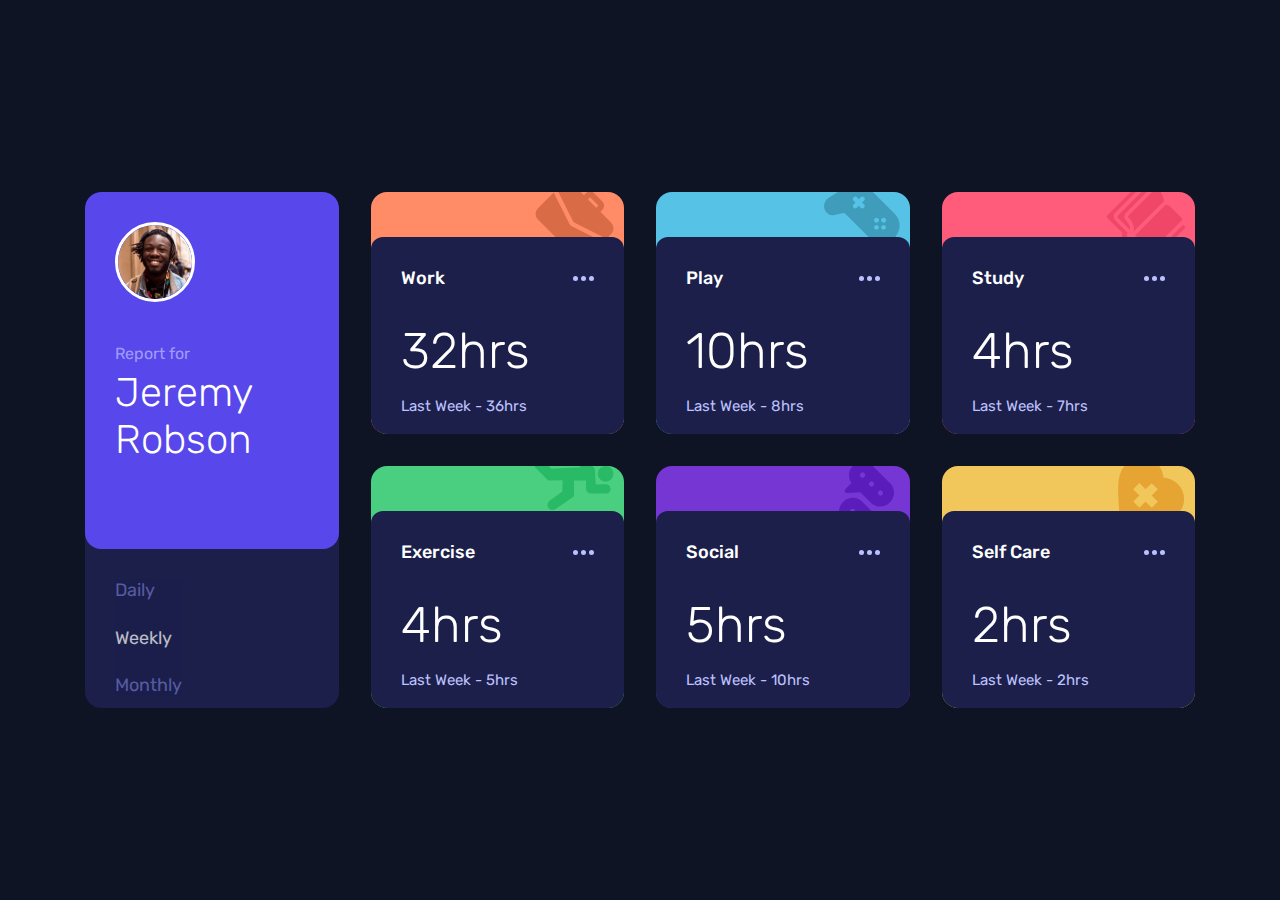
<file: time-tracking/index.html>
<!DOCTYPE html>
<html lang="en">

<head>
  <meta charset="UTF-8">
  <meta name="viewport" content="width=device-width, initial-scale=1.0">

  <link rel="icon" type="image/png" sizes="32x32" href="./images/favicon-32x32.png">
  <link rel="stylesheet" href="style.css">

  <link rel="preconnect" href="https://fonts.googleapis.com">
  <link rel="preconnect" href="https://fonts.gstatic.com" crossorigin>
  <link href="https://fonts.googleapis.com/css2?family=Rubik:wght@300..500&display=swap" rel="stylesheet">

  <title>Time tracking dashboard</title>

</head>

<body>

  <div class="grid-container">

    <!-- Personal info -->
    <div class="card span-row-2">

      <div class="top-section">
        <img src="./images/image-jeremy.png" alt="jeremy">
        <div class="info">
          <span>Report for</span>
          <h1>Jeremy Robson</h1>
        </div>
      </div>

      <ul id="myList">
        <li id="daily">Daily</li>
        <li id="weekly" class="active">Weekly</li>
        <li id="monthly">Monthly</li>
      </ul>

    </div>
    <!-- cards here -->


  </div>

  <script src="./code.js"></script>
</body>

</html>
</file>
<file: article-preview/style.css>
* {
    margin: 0;
    padding: 0;
    box-sizing: border-box;
}

:root {
    --very-dark-color: hsl(217, 19%, 35%);
    --dark-color: hsl(214, 17%, 51%);
    --ternary-color: hsl(212, 23%, 69%);
    --light-color: hsl(210, 46%, 95%);

    --mobile-size: 375px;
    --desktop-size: 1440px;
}

/**************************************/

body {
    font-family: 'Manrope', sans-serif;
    background-color: bisque;
}


img { max-width: 100%; }
li { list-style: none; }
span { display: inline-block; }

.container {
    margin-inline: 1rem;
    margin-block: 2rem;
}

.card {
    max-width: 800px;
    margin-inline: auto;
    background-color: #fff;
    border-radius: 1rem;
    position: relative;
    overflow: hidden;
}

.img img {
    border-top-right-radius: 1rem;
    border-top-left-radius: 1rem;
}

.content {
    padding-top: 2.5rem;
    padding-bottom: 1.5rem;
}
.content .inner { padding-inline: 1rem; }
.content h1 {
    color: var(--very-dark-color);
    font-weight: 800;
    font-size: 1.4rem;
    line-height: 1.4;
    margin-bottom: 1rem;
}
.content p {
    color: var(--dark-color);
    font-weight: 500; /* font-family*/
    line-height: 1.6;
    margin-bottom: 2.5rem;
}


.profile {
    display: flex;
    align-items: center;
    justify-content: space-between;
}

.profile img {
    height: 50px;
    width: 50px;
    border-radius: 50%;
}

.profile .profile-content{
    display: flex;
    align-items: center;
    gap: 1.2rem;
}

.profile .info h3 {
    color: var(--very-dark-color);
    margin-bottom: 0.2rem;
    font-weight: 600; 
    font-size: 1.1rem;
}
.profile .info span { color: var(--dark-color); }

.share-icon {
    display: flex;
    align-items: center;
    justify-content: center;
    height: 45px;
    width: 45px;
    border-radius: 50%;
    outline: none;
    border: none;
    cursor: pointer;
    background-color: var(--light-color);
    z-index: 10;
}
.share-icon img {
    height: 23px;
    width: 23px;
    object-fit: cover;
}

.social-links {
    display: flex;
    align-items: center;
    height: 100px;
    width: 100%;
    position: absolute;
    bottom: -8rem;
    padding-inline: 1rem;
    background-color: var(--very-dark-color);
    border-bottom-right-radius: 1rem;
    border-bottom-left-radius: 1rem;
    transition: bottom 0.3s ease-in-out;
}

.social-links .links {
    display: flex;
    align-items: center;
    gap: 1rem;
}
.social-links span {
    color: var(--dark-color);
    text-transform: uppercase;
    letter-spacing: 3px;
    font-size: 1rem;
    font-size: 700;
}


.active {
    bottom: 0;
}

.share-icon-active {
    background-color: var(--light-color);
}
.share-img-active img {
    filter: brightness(10);
}

/* Media */
@media (min-width: 768px) {
    .container {
        height: 100vh;
        display: grid;
        place-items: center;
        margin-block: 0;
    }
    .card {
        display: flex;
        gap: 1rem;
        overflow: visible;
    }
    .content {
        padding-right: 1rem;
        padding-bottom: 2rem;
        flex-basis: 60%;
    }
    .img {
        flex-basis: 40%;
    }
    .img img {
        height: 100%;
        object-fit: cover;
        border-radius: 0;
        border-bottom-left-radius: 1rem;
        border-top-left-radius: 1rem;
    }
    .social-links {
        width: 250px;
        height: 50px;
        bottom: 6.5rem;
        right: -4rem;
        border-radius: 1rem;
        transform: scale(0);
    transition: transform 0.3s ease-in-out;
        
    }
    .active {
        transform: scale(1);
    }
    .social-links .d-flex {
        justify-content: center;
        width: 100%;
    }
    .arrow {
        width: 0;
        height: 0;

        border-left: 23px solid transparent;
        border-right: 23px solid transparent;
        border-top: 23px solid var(--very-dark-color);
        position: absolute;
        left: 50%;
        bottom: -0.9rem;
    transform: translateX(-50%);

    }
}

/*  
* {
    margin: 0;
    box-sizing: border-box;
}

body {
    font-family: var(--font-family);
    background-color: var(--light-color);
    font-size: var(--font-size-base);
    height: 100vh;

    display: flex;
    justify-content: center;
    align-items: center;
    flex-direction: column;
}

.card {
    border-radius: 12px;
    box-shadow: 0 15px 30px rgba(0, 0, 0, 0.1);
    background-color: #fff;

    display: flex;
    margin: auto;

    max-width: 720px;
}

.card-img img {
    width: 100%;
    height: 100%;
    object-fit:fill;
    border-radius:  12px 0 0 12px;
}

.card-img {
    flex: 1 1 15%;
}

.card-content {
    flex: 1 1 40%;
    padding: 2rem;
    
}

.card-content h2 {
    color: var(--very-dark-color);
    font-size: 1.3rem;
    margin-bottom: 1rem;
}

.card-content p {
    color: var(--dark-color);
    line-height: 1.5;
    font-size: 0.95rem;
    margin-bottom: 1.5rem;
}

.author {
    display: flex;
    justify-content: space-between;
    align-items: center;
}

.author-container {
    display: flex;

}

.author-info {
    padding-left: 14px;

}

.author-container img {
    width: 40px;
    height: 40px;
    border-radius: 50%;
}

.author-info h4 {
    color: hsl(217, 19%, 35%);
    font-size: 0.9rem;
}

.author-info p {
    color: hsl(212, 23%, 69%);
    font-size: 0.8rem;
    margin: 0;
}

.share-btn {
    margin-left: auto;
    background-color: hsl(210, 46%, 95%);
    border: none;
    border-radius: 50%;
    width: 35px;
    height: 35px;
    display: flex;
    justify-content: center;
    align-items: center;
    cursor: pointer;
    
}

.share-btn i {
    color: hsl(214, 17%, 51%);
    font-size: 1rem;
}

.share-container,
.share-btn {
    position: relative;
}

.tooltiptext {
    display: none;
    align-items: center;
    gap: 1rem;
    background-color: hsl(217, 19%, 35%);
    color: white;
    padding: 10px 20px;
    border-radius: 10px;
    position: absolute;
    bottom: 60px;
    right: -80px;
    font-size: 0.8rem;
    letter-spacing: 3px;
    text-transform: uppercase;
    z-index: 10;
}

.arrow {
    position: absolute;
    top: 100%;
    left: 50%;
    margin-left: -6px;
    width: 0;
    height: 0;
    border-left: 6px solid transparent;
    border-right: 6px solid transparent;
    border-top: 6px solid hsl(217, 19%, 35%);
}

.tooltiptext i {
    font-size: 1rem;
    cursor: pointer;
    color: white;
}

.share-container.active .tooltiptext {
    display: flex;
}

.share-btn:hover {
    background-color: hsl(217, 19%, 35%);

    i {
        color: #fff;
    }
} */
</file>
<file: card-feature/style.css>
:root {
    --red: hsl(0, 78%, 62%);
    --cyan: hsl(180, 62%, 55%);
    --orange: hsl(34, 97%, 64%);
    --blue: hsl(212, 86%, 64%);

    --grey-500: hsl(234, 12%, 34%);
    --grey-400: hsl(212, 6%, 44%);
    --white: hsl(0, 0%, 100%);
}

body {
    margin: 0;
    padding: 0;
    box-sizing: border-box;
    font-family: 'Poppins', sans-serif;
}

img {
    max-width: 100%;
}

.container {
    padding: 2rem;
    margin-top: 3rem;
    justify-items: center;
}

/******/
.intro {
    justify-self: center;
    text-align: center;
    /*margin-bottom: 4rem;*/
}

.intro p {
    color: var(--grey-500);
    max-width: 550px;

}

.intro-title {
    display: grid;
    font-size: 1rem;
    font-weight: bold;
    color: var(--grey-500);
}

.intro-title span {
    color: var(--grey-400);
    font-weight: 100;
}

/******/

.grid-cards-container {
    margin: 3.5rem 0;
    display: grid;
    grid-gap: 30px;
    width: fit-content;
}

.card {
    padding: 2rem;
    border-radius: 0.5rem;
    box-shadow: 0 9px 16px hsla(212, 51%, 52%, 0.203);
}

.end {
    justify-self: end;
}

.card p {
    font-weight: 400;
    font-size: small;
    color: var(--grey-400);
}

.card-title {
    font-weight: 700;
    font-size: larger;
    color: var(--grey-500);
}

.card img {
    padding-top: 2rem;
}

/******/

.cyan-card {
    border-top: var(--cyan) solid 5px;
}

.red-card {
    border-top: var(--red) solid 5px;
}

.blue-card {
    border-top: var(--blue) solid 5px;
}

.orange-card {
    border-top: var(--orange) solid 5px;
}


/******/
@media (min-width: 775px) {
    /*.intro-title {
        font-size: 2.4rem;
    }*/
    .grid-cards-container {
        grid-template-columns: repeat(3, 1fr);
        grid-template-areas:
            ".    s-red    ."
            "s-cyan s-red    s-blue"
            "s-cyan s-orange s-blue"
            ".    s-orange ."
        ;
        justify-items: center;
    }

    .cyan-card {
        grid-area: s-cyan;
    }

    .red-card {
        grid-area: s-red;
    }

    .blue-card {
        grid-area: s-blue;
    }

    .orange-card {
        grid-area: s-orange;
    }

    .card {
        max-width: 290px;
    }
}
</file>
<file: drum-kit/style.css>
:root {
    --bg: #0f1724;
    --card: #0b1220;
    --accent: #7c3aed;
    --text: #e6eef8;
    --muted: #9fb0c8;
}

*,
*::after,
*::before {
    box-sizing: border-box;
}

body {
    margin: 0;
    font-family: "Work Sans", sans-serif;
    background: linear-gradient(180deg, #071126 0%, #071a2a 60%);
    color: var(--text);
    display: flex;
    align-items: center;
    justify-content: center;
    padding: 2rem;
    overflow: hidden;
}

header {
    text-align: center;
    margin-bottom: 18px;
}

h1 {
    font-size: 1.25rem;
    margin: 0
}


.grid {
    display: grid;
    grid-template-columns: repeat(3, 1fr);
    gap: 14px;
    margin-top: 18px
}

button {
    background: linear-gradient(180deg, rgba(255, 255, 255, 0.02), rgba(255, 255, 255, 0.01));
    border: 1px solid rgba(255, 255, 255, 0.04);
    padding: 18px 12px;
    border-radius: 12px;
    cursor: pointer;
    outline: none;
    display: flex;
    align-items: center;
    justify-content: center;
    position: relative;
    overflow: visible;
    transition: transform .12s ease, box-shadow .12s ease, background .12s ease;
    user-select: none;
    color: var(--text);
    font-weight: 600;
    font-size: .95rem;
    box-shadow: 0 6px 18px rgba(2, 6, 23, 0.55);
}

.playing {
    transform: scale(.98)
}

.playing {
    box-shadow: 0 8px 22px rgba(124, 58, 237, 0.2);
    border-color: rgba(124, 58, 237, 0.6)
}

button {
    padding: 12px 18px;
    border-radius: 8px;
    background: #222;
    color: #fff;
    border: none;
    cursor: pointer;
    margin: 8px;
    font-weight: 600;
    display: block;

}

.subtitle {
    color: var(--muted);
    font-size: .95rem;
}
.key-info{
    color: yellow;
    font-size: 0.7rem;
    display: block;
    text-transform: uppercase;
}

.card {
    width: min(960px, 98%);
    max-width: 960px;
    background: linear-gradient(180deg, rgba(255, 255, 255, 0.03), rgba(0, 0, 0, 0.05));
    border-radius: 16px;
    padding: 24px;
    box-shadow: 0 10px 40px rgba(2, 6, 23, 0.6);
}

.emoji {
    position: fixed;
    font-size: 22px;
    pointer-events: none;
    transform-origin: center;
    will-change: transform, opacity;
    z-index: 40
}

/* emoji base style */
.emoji {
    position: fixed;
    left: 0;
    top: 0;
    transform: translate(-50%, 0);
    pointer-events: none;
    font-size: 16px;
    will-change: transform, opacity;
    z-index: 9999;
}

/* Respect reduced-motion preferences */
@media (prefers-reduced-motion: reduce) {
    .emoji {
        transition: none !important;
        animation: none !important;
    }
}
</file>
<file: faq-accordion/style.css>
:root {
    --purple-100: hsl(275, 100%, 97%);
    --purple-600: hsl(292, 16%, 49%);
    --purple-950: hsl(292, 42%, 14%);
}

* {
    box-sizing: border-box;
    margin: 0;
    padding: 0;
}

body {
    font-family: "Work Sans", sans-serif;
    background: var(--purple-100);
    position: relative;
    display: flex;
    padding: 80px 20px;
    justify-content: center;
    align-items: center;
    min-height: 100vh;
}

.background-img {
    position: absolute;
    top: 0;
    width: 100%;

    z-index: -1;
}

.card {
    background: #fff;
    max-width: 650px;
    border-radius: 15px;
    z-index: 10;
    padding: 25px;
    box-shadow: 0px 20px 35px rgba(0, 0, 0, 0.25);
}

.faq-header {
    display: flex;
    align-items: center;
    gap: 15px;
    margin-bottom: 20px;
}

.faq-question {
    display: flex;
    justify-content: space-between;
    align-items: center;
    gap: 1rem;
    cursor: pointer;
    margin-bottom: 20px;
}

.faq-item {
    border-bottom: 1px solid #eee;
    padding: 15px 0;
}

.faq-answer {
    display: none;
    margin-top: 8px;

}

h1 {
    color: var(--purple-950);
    font-weight: 700;
    font-size: 55px;
}

h4 {
    color: var(--purple-950);
    font-size: 18px;
}

p {
    color: var(--purple-600);
    font-weight: 400;
    line-height: 1.5;
}

.faq-item:last-child {
    border-bottom: none;
}

.faq-item.active .faq-answer {
    display: block;
}

.faq-item.active .icon {
    content: url("./assets/images/icon-minus.svg");
}

@media (max-width: 375px) {
    .background-img {
        content: url('./assets/images/background-pattern-mobile.svg')
    }
    .card {
        max-width: 330px;
        border-radius: 8px;
    }
    h1 {
        font-size: 32px;
    }
    h4 {
        font-size: 16px;
        font-weight: 600;
    }
    p {
        font-size: 14px;

    }
}
</file>
<file: four-card-feature-section-master/style.css>
:root {
    --red: hsl(0, 78%, 62%);
    --cyan: hsl(180, 62%, 55%);
    --orange: hsl(34, 97%, 64%);
    --blue: hsl(212, 86%, 64%);

    --grey-500: hsl(234, 12%, 34%);
    --grey-400: hsl(212, 6%, 44%);
    --white: hsl(0, 0%, 100%);
}

body {
    margin: 0;
    padding: 0;
    box-sizing: border-box;
    font-family: 'Poppins', sans-serif;
}

img {
    max-width: 100%;
}

.container {
    padding: 2rem;
    justify-items: center;
}

/******/
.intro {
    justify-self: center;
    text-align: center;
    /*margin-bottom: 4rem;*/
}

.intro p {
    color: var(--grey-500);
    max-width: 550px;

}

.intro-title {
    display: grid;
    font-size: 1.6rem;
    font-weight: bold;
    color: var(--grey-500);
}

.intro-title span {
    color: var(--grey-400);
    font-weight: 100;
}

/******/

.grid-cards-container {
    margin: 3.5rem 0;
    display: grid;
    grid-gap: 30px;
    width: fit-content;
}

.card {
    padding: 2rem;
    border-radius: 0.5rem;
    box-shadow: 0 9px 16px hsla(212, 51%, 52%, 0.203);
}

.end {
    justify-self: end;
}

.card p {
    font-weight: 400;
    font-size: small;
    color: var(--grey-400);
}

.card-title {
    font-weight: 700;
    font-size: larger;
    color: var(--grey-500);
}

.card img {
    padding-top: 2rem;
}

/******/

.cyan-card {
    border-top: var(--cyan) solid 5px;
}

.red-card {
    border-top: var(--red) solid 5px;
}

.blue-card {
    border-top: var(--blue) solid 5px;
}

.orange-card {
    border-top: var(--orange) solid 5px;
}


/******/
@media (min-width: 775px) {
    .grid-cards-container {
        grid-template-columns: repeat(3, 1fr);
        grid-template-areas:
            ".    s-red    ."
            "s-cyan s-red    s-blue"
            "s-cyan s-orange s-blue"
            ".    s-orange ."
        ;
        justify-items: center;
    }

    .cyan-card {
        grid-area: s-cyan;
    }

    .red-card {
        grid-area: s-red;
    }

    .blue-card {
        grid-area: s-blue;
    }

    .orange-card {
        grid-area: s-orange;
    }

    .card {
        max-width: 290px;
    }
}
</file>
<file: interactive-rating/style.css>
:root {
    --orange-500: hsl(25, 97%, 53%);

    --grey-500: hsl(217, 12%, 63%);
    --grey-900: hsl(213, 19%, 18%);
    --grey-950: hsl(216, 12%, 8%);
}

* {
    font-size: 15px;
    box-sizing: border-box;
    margin: 0;
    padding: 0;
}

body {
    background-color: #141519;
    font-family: 'Overpass', sans-serif;
}

main {
    display: flex;
    justify-content: center;
    align-items: center;
    min-height: 100vh;
}

.card {
    margin: 2rem;
    background: linear-gradient(45deg, rgb(30, 37, 46) 0%, var(--grey-900) 100%);

    color: #fff;
    display: flex;
    flex-direction: column;
    max-width: 335px;
    padding: 30px;
    border-radius: 1rem;
    box-shadow: 0 10px 25px rgba(0, 0, 0, 0.3);
}

h1 {
    font-size: 24px;
    margin-bottom: 10px;
}

p {
    font-size: 14px;
    color: var(--grey-500);
    margin-bottom: 25px;
    line-height: 1.5;
}

.btn-list button,
.star-icon {
    border-radius: 50%;
    background: #262f38;

    color: #fff;
    padding: 0.5rem;
    border: none;
}

.btn-list {
    display: flex;
    justify-content: space-between;
    margin-bottom: 25px;
}

.btn-list button {
    width: 45px;
    height: 45px;
    cursor: pointer;
    font-size: 16px;
    color: #7c8798;
    font-weight: 700;
}

.btn-list button:hover {
    background: var(--orange-500);
    color: var(--grey-900);
}

.star-icon {
    width: 40px;
    height: 40px;
    display: flex;
    align-items: center;
    justify-content: center;

    margin-bottom: 20px;
}

.submit-btn {
    background: var(--orange-500);
    color: var(--grey-900);
    font-weight: 700;

    border: none;
    border-radius: 25px;
    width: 100%;
    padding: 12px 0;
    font-size: 14px;
    text-transform: uppercase;
    cursor: pointer;
    letter-spacing: 3px;
}

.btn-list .active,
.submit-btn:hover {
    background: #fff;
    color: var(--grey-900);
}

.hidden {
    display: none;
} 

#thank-card {
    text-align: center;
}

#thank-card img {
    display: block;
    margin: 0 auto 1.5rem;
}

span {
    color: var(--orange-500);
    background: #262f38;
    padding: 0.5rem 1.2rem;
    display: inline-block;
    border-radius: 30px;

    font-size: 0.9rem;
    margin-bottom: 1.5rem;
}

@media screen and (min-width: 1024px) {
    .card {
        max-width: 410px;
    }
    h1 {
        font-size: 28px;
    }
    p {
        font-size: 15px;
    }
}
</file>
<file: nft-card/style.css>
:root {
    --blue-500: hsl(215, 51%, 70%);
    --cyan-400: hsl(178, 100%, 50%);

    --blue-950: hsl(217, 54%, 11%);
    --blue-900: hsl(216, 50%, 16%);
    --blue-800: hsl(215, 32%, 27%);

    --txt-bold: 600;
    --txt-normal: 400;
    --txt-light: 300;
}

* {
    box-sizing: border-box;
}

body {
    font-family: 'Outfit', sans-serif;
    background-color: var(--blue-950);
    font-weight: var(--txt-normal);
    font-size: 18px;
    margin: 0;
    min-height: 100vh;

    display: flex;
    justify-content: center;
    align-items: center;
}

img {
    max-width: 100%;
}

.card {
    background-color: var(--blue-900);
    width: 330px;
    color: #fff;
    border-radius: 1rem;
    padding: 1.5rem;
    line-height: 1.5;
}

.card .card__img img {
    border-radius: 0.8rem;
}

.card .card__img {
    position: relative;
}

.card__overlay {
    border-radius: 0.8rem;
    position: absolute;
    bottom: 5px;
    top: 0;
    background-color: rgba(36, 205, 202, 0.5);
    width: 100%;
    opacity: 0;

    display: flex;
    justify-content: center;
    align-items: center;
}

.card .card__img:hover .card__overlay {
    cursor: pointer;
    opacity: 1;
}

.card__content h1 {
    display: inline-block;
    font-size: 1.6rem;
    font-weight: var(--txt-bold);
}

.card__content>p {
    font-weight: var(--txt-light);
    margin: 0;
}

.card__cost {
    display: flex;
    align-items: center;
    justify-content: space-between;
    border-bottom: var(--blue-800) 1px solid;
}

.card__cost p {
    color: var(--cyan-400);
}

.card__cost span,
.card__author span,
.card__content>p {
    color: var(--blue-500);
}

.card__author span {
    font-weight: var(--txt-normal);
    display: inline;
}

.card__cost p,
span {
    display: flex;
    align-items: center;
    gap: 0.5rem;
}

.card__author {
    font-weight: var(--txt-light);

    display: flex;
    gap: 1rem;
    align-items: center;
    margin-top: 1rem;
}

.card__author img {
    width: 30px;
    height: 30px;
    border: 1px solid #fff;
    border-radius: 50%;
}

.card__author:hover,
h1:hover {
    cursor: pointer;
    color: var(--cyan-400);
}
</file>
<file: product-preview/style.css>
:root {
    /* Primary colors */
    --green-500: hsl(158, 36%, 37%);
    --green-700: hsl(158, 42%, 18%);

    /* Neutral colors */
    --black: hsl(212, 21%, 14%);
    --grey: hsl(228, 12%, 48%);
    --cream: hsl(30, 38%, 92%);
    --white: hsl(0, 0%, 100%);

    /* 375 - 1440 px */
}

* {
    margin: 0;
    padding: 0;
    box-sizing: border-box;
}

/**************************************/

body {
    font-family: 'Montserrat', sans-serif;
    background-color: var(--cream);

    /* center the card */
    display: flex;
    align-items: center;
    justify-content: center;
    min-height: 100vh;
}

.container {
    margin-inline: 1rem;
    margin-block: 2rem;

}

.card {
    background-color: var(--white);
    border-radius: 0.7rem;
    overflow: hidden;
    display: flex;
    flex-direction: column;

}

img {
    max-width: 100%;
}

.product-img img {
    width: 100%;
    height: 100%;
    object-fit: cover;
}

.desktop-img {
    display: none;
}

.product-info {
    padding: 1.6rem;
    display: flex;
    flex-direction: column;
    gap: 1.2rem;
}

.product-type {
    text-transform: uppercase;
    color: var(--grey);
    letter-spacing: 0.4rem;
    font-size: 0.75rem;
}

.product-info h1 {
    color: var(--black);
    font-family: 'Fraunces', serif;
    font-weight: 800;
    /*
    padding-bottom: 1.5rem;
    padding-top: 1.5rem; */
    line-height: 1;
    font-size: 2rem;
}

.product-info p {
    color: var(--grey);
    line-height: 1.5;
    font-size: 0.875rem;

}

.product-info h3 {
    color: var(--green-500);
    font-family: 'Fraunces', serif;
    font-size: 2.5rem;
    font-weight: 700;
    display: flex;
    align-items: center;
    gap: 1rem;
}

.discount {
    color: var(--grey);
    text-decoration: line-through;
    font-weight: 500;
    font-size: 0.8rem;
}

button {
    border: none;
    border-radius: 0.5rem;
    background-color: var(--green-500);
    color: var(--white);
    cursor: pointer;
    width: 100%;
    padding: 0.9rem;
    font-weight: 700;
    font-size: 0.9rem;

    display: flex;
    align-items: center;
    justify-content: center;
    gap: 0.7rem;
}

button:hover {
    background-color: var(--green-700);
}

@media (min-width: 726px) {

    .card {
        flex-direction: row;
        align-items: stretch;
        max-width: 600px;
    }

    .product-img {
        width: 50%;
        height: 100%;
    }

    .product-img img {
        width: 100%;
        height: 100%;

        object-fit: cover;
    }

    .product-info {
        width: 50%;

        padding: 2rem;
        gap: 1.3rem;

        display: flex;
        flex-direction: column;
        justify-content: center;
    }

    .mobile-img {
        display: none;
    }

    .desktop-img {
        display: block;
    }
}
</file>
<file: results-summary/scss/style.css>
/*(background)*/
/*(circle)*/
html {
  font-size: 18px;
}

* {
  box-sizing: border-box;
}

li {
  list-style: none;
}

body {
  font-family: "Hanken Grotesk", sans-serif;
  margin: 0;
  background-color: hsl(221, 100%, 96%);
  min-height: 100vh;
  display: flex;
  justify-content: center;
  align-items: center;
}

.grade .grade__card .summary .summary__items .item .title, .grade .grade__card .summary .summary__items .item, .grade .grade__card .result .circle {
  display: flex;
  justify-content: space-between;
  align-items: center;
}

.grade button:hover, .grade .grade__card .result {
  background: linear-gradient(to bottom, hsl(252, 100%, 67%), hsl(241, 81%, 54%));
}

.grade .grade__card {
  border-radius: 1.5rem;
  height: 100%;
  background-color: #fff;
}
.grade .grade__card .result {
  padding: 1rem;
  color: #fff;
  text-align: center;
  border-radius: 0 0 1.5rem 1.5rem;
}
.grade .grade__card .result__title {
  opacity: 0.8;
  margin-bottom: 30px;
}
.grade .grade__card .result .circle {
  width: 140px;
  height: 140px;
  margin: 0 auto 30px;
  border-radius: 50%;
  background: linear-gradient(to bottom, hsl(256, 72%, 46%), hsla(241, 72%, 46%, 0));
  flex-direction: column;
  justify-content: center;
}
.grade .grade__card .result .circle .main-score {
  font-size: 56px;
  font-weight: 800;
}
.grade .grade__card .result .circle .total {
  opacity: 0.6;
  font-size: 14px;
}
.grade .grade__card .result h2 {
  margin-bottom: 10px;
  font-size: 24px;
}
.grade .grade__card .result__text {
  opacity: 0.75;
  font-size: 15px;
  line-height: 1.5;
  padding: 0 3rem;
}
.grade .grade__card .summary {
  margin: 2rem;
}
.grade .grade__card .summary .summary__items {
  padding: 0;
}
.grade .grade__card .summary .summary__items .item {
  padding: 0 1rem;
  border-radius: 0.6rem;
  margin-bottom: 1rem;
  font-weight: 700;
}
.grade .grade__card .summary .summary__items .item .title {
  gap: 1rem;
}
.grade .grade__card .summary .summary__items .item .score {
  color: hsl(224, 30%, 27%);
}
.grade .grade__card .summary .summary__items .item .score span {
  opacity: 0.5;
}
.grade button {
  font-size: 0.8rem;
  margin: 1rem 0;
  width: 100%;
  border-radius: 2rem;
  border: none;
  padding: 1rem;
  color: #fff;
  background-color: hsl(224, 30%, 27%);
  cursor: pointer;
}
.reaction {
  background-color: hsla(0, 100%, 67%, 0.1);
  color: hsl(0, 100%, 67%);
}

.memory {
  background-color: hsla(39, 100%, 56%, 0.1);
  color: hsl(39, 100%, 56%);
}

.verbal {
  background-color: hsla(166, 100%, 37%, 0.1);
  color: hsl(166, 100%, 37%);
}

.visual {
  background-color: hsla(234, 85%, 45%, 0.1);
  color: hsl(234, 85%, 45%);
}

@media (min-width: 768px) {
  .grade .grade__card {
    max-width: 680px;
    height: 100%;
    display: flex;
  }
  .grade .grade__card .result {
    border-radius: 1.5rem;
    width: 60%;
  }
  .grade .grade__card .result__title {
    font-size: 1.1rem;
  }
  .grade .grade__card .result .circle {
    width: 190px;
    height: 190px;
  }
  .grade .grade__card .result .circle .main-score {
    font-size: 3.8rem;
  }
  .grade .grade__card .result .circle .total {
    font-size: 1rem;
  }
  .grade .grade__card .result h2 {
    font-size: 1.5rem;
  }
  .grade .grade__card .result__text {
    font-size: 0.9rem;
    padding: 0 1.99rem;
  }
  .grade .grade__card .summary {
    width: 50%;
    margin: 1.5rem;
  }
  .grade .grade__card .summary .summary__items {
    margin: 1.5rem 0;
  }
  .grade .grade__card .summary h3 {
    font-size: 1.4rem;
    margin: 0;
  }
}/*# sourceMappingURL=style.css.map */
</file>
<file: time-tracking/style.css>
:root {
    --Purple-600: hsl(246, 80%, 60%);

    --Orange-300: hsl(15, 100%, 70%);
    /* (work) */
    --Blue-300: hsl(195, 74%, 62%);
    /* (play) */
    --Pink-400: hsl(348, 100%, 68%);
    /* (study) */
    --Green-400: hsl(145, 58%, 55%);
    /* (exercise) */
    --Purple-700: hsl(264, 64%, 52%);
    /* (social) */
    --Yellow-300: hsl(43, 84%, 65%);
    /* (self care) */

    --Navy-950: hsl(226, 43%, 10%);
    --Navy-900: hsl(235, 46%, 20%);
    --Purple-500: hsl(235, 45%, 61%);
    --Navy-200: hsl(236, 100%, 87%);
}

* {
    margin: 0;
    padding: 0;
    box-sizing: border-box;
}

body {
    font-family: Rubik, sans-serif;

    color: #fff;
    background-color: var(--Navy-950);
    display: flex;
    justify-content: center;
    align-items: center;

    min-height: 100vh;
}


.grid-container {
    margin: 4rem 2rem;
    display: grid;
    grid-template-columns: repeat(1, 1fr);
    grid-gap: 2rem;
}

.card {
    background: var(--Navy-900);
    border-radius: 1rem;
    /*width: 327px;*/
    overflow: hidden;
    position: relative;
}

/** main card  **/

.top-section {
    display: flex;
    gap: 1rem;
    padding: 25px;
    background: var(--Purple-600);
    border-radius: 1rem;
}

.top-section img {
    width: 66px;
    height: 66px;
    border: 3px solid #fff;
    border-radius: 50%;
}

/* .info {
    margin: auto 0;
} */

.info h1 {
    font-size: 24px;
    font-weight: 300;
    margin: 5px 0;
}

.info span {
    font-size: 16px;
    font-weight: 400;
    opacity: 0.7;
    color: var(--Navy-200)
}

ul {
    display: flex;
    justify-content: space-between;
    padding: 25px;
    opacity: 0.7;
    color: var(--Purple-500)
}

li {
    list-style: none;
    cursor: pointer;
}

li:hover {
    color: #fff;
    opacity: 1;
}

/** cards colors**/

.work {
    background: var(--Orange-300);
}

.play {
    background: var(--Blue-300);
}

.study {
    background: var(--Pink-400);
}

.exercise {
    background: var(--Green-400);
}

.social {
    background: var(--Purple-700);
}

.self-care {
    background: var(--Yellow-300);
}

/** cards **/

.card-header {
    /*position: relative;*/
    height: 65px;
    padding: 0 1rem;
}

.card-header img {
    /*float: right;
    margin-top: -25px;*/

    position: absolute;
    top: -10px;
    right: 10px;
    pointer-events: none;
}

.clear {
    clear: both;
}

.card-body {
    background-color: var(--Navy-900);
    padding: 30px 20px 20px;
    border-radius: 12px;
    margin-top: -30px;
    z-index: 1;
    cursor: pointer;
    position: relative;
}

.card-body:hover {
    background-color: hsl(236, 45%, 30%);
}

.card-body .top-info {
    display: flex;
    justify-content: space-between;
    align-items: center;
    font-size: 14px;
    margin: 0;
}

.card-body .top-info p {
    font-size: 14px;
    font-weight: 500;
}

.card-body .top-info img:hover {
    color: #fff;
}

.bottom-info {
    display: flex;
    justify-content: space-between;
    align-items: center;
    margin: 5px 0;
}

.bottom-info h1 {
    font-size: 28px;
    font-weight: 300;
}

.bottom-info p {
    font-size: 12px;
    color: hsl(236, 100%, 87%);
}

/* active state */
.active {
    color: #fff;
}

/*media desktop*/

@media (min-width: 795px) {
    .grid-container {
        grid-template-columns: repeat(4, 1fr);
        grid-auto-rows: 1fr;
        max-width: 1110px;
        max-height: 516px;
    }

    .span-row-2 {
        grid-row: span 2;
    }

    .card {
        max-width: 270px;
    }

    .top-section,
    ul {
        flex-direction: column;
        font-size: 18px;
        padding: 30px;
    }

    ul {
        gap: 1.6rem;
    }

    .top-section img {
        width: 80px;
        height: 80px;
        margin-bottom: 1.5rem;
    }

    .info h1 {
        font-size: 40px;
        margin-bottom: 3.5rem;
    }

    .card-body {
        margin-top: -20px;
        padding: 30px;
        height: 100%;
    }

    .card-body .top-info p {
        font-size: 18px;
    }

    .bottom-info {
        gap: 1rem;
        margin: 2rem 0 0;
        flex-direction: column;
        align-items: start;
    }

    .bottom-info h1 {
        font-size: 50px;
    }

    .bottom-info p {
        font-size: 15px;
    }
}
</file>
